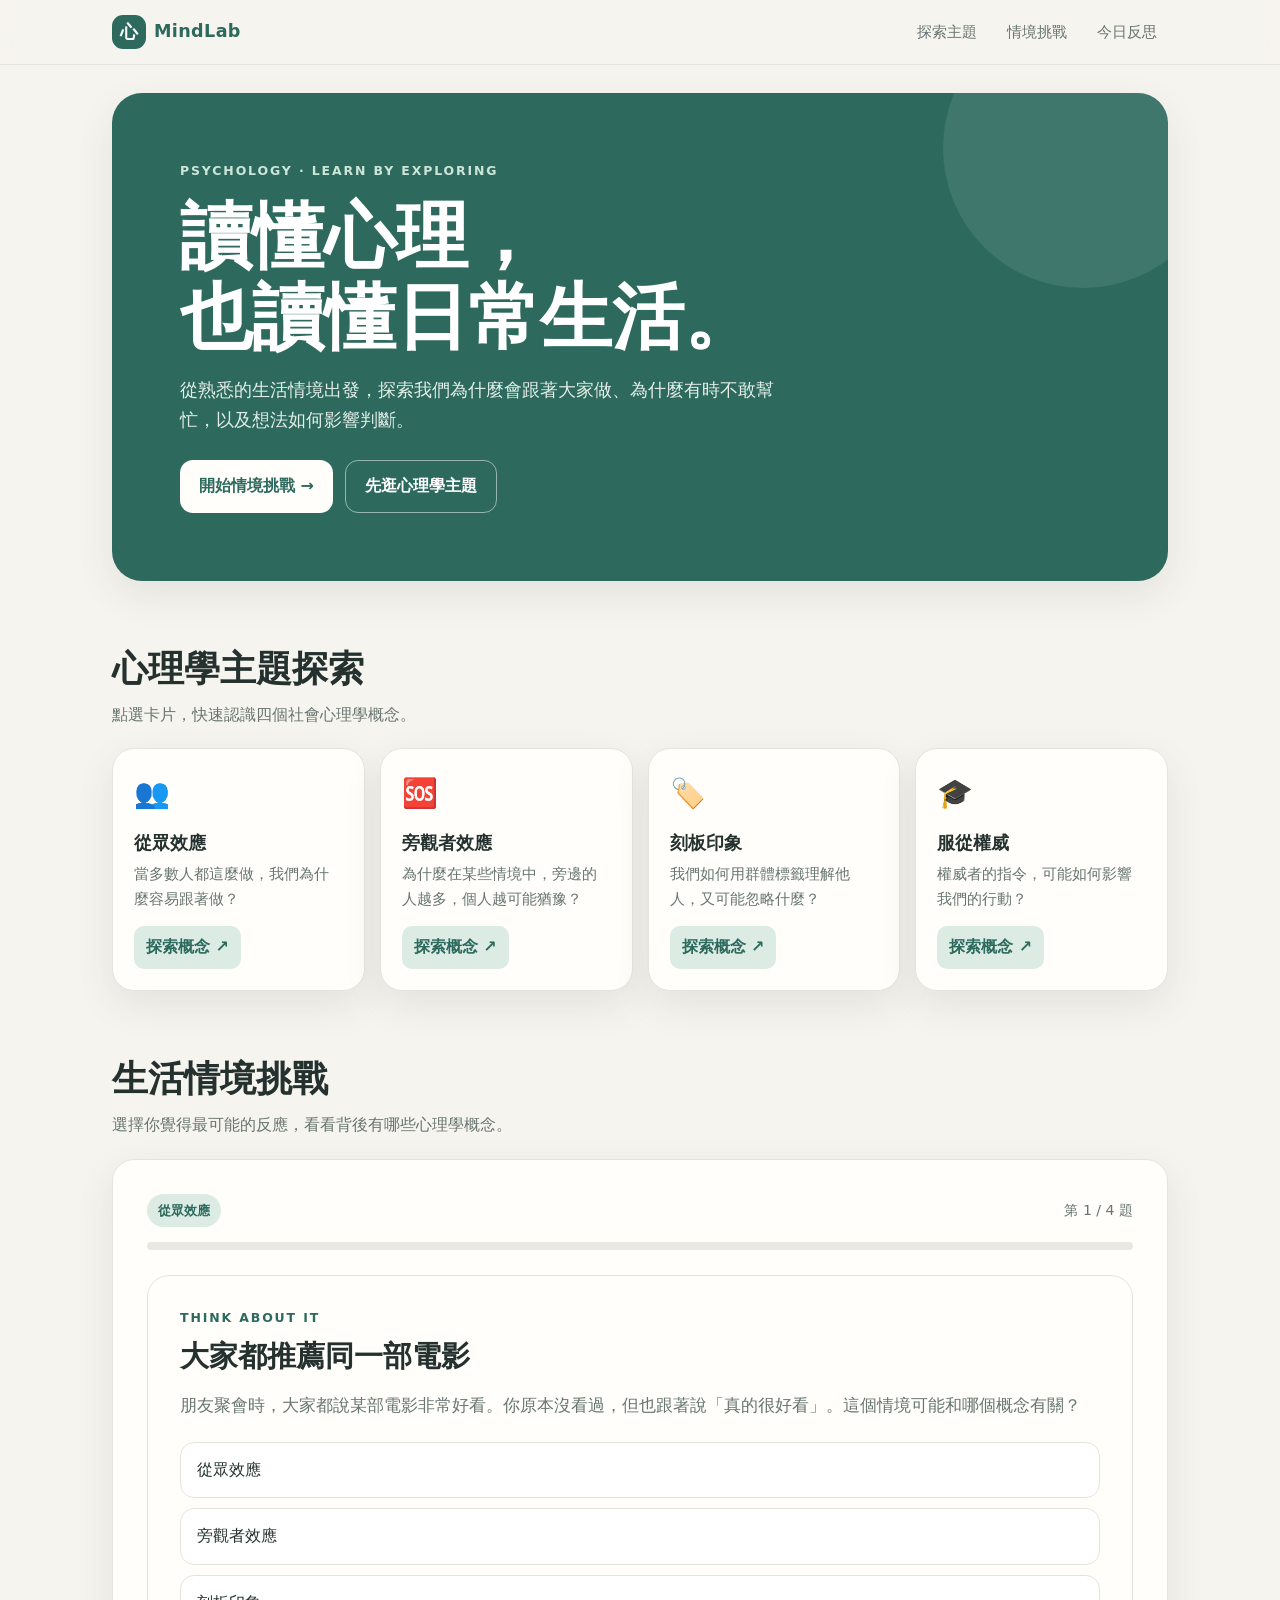
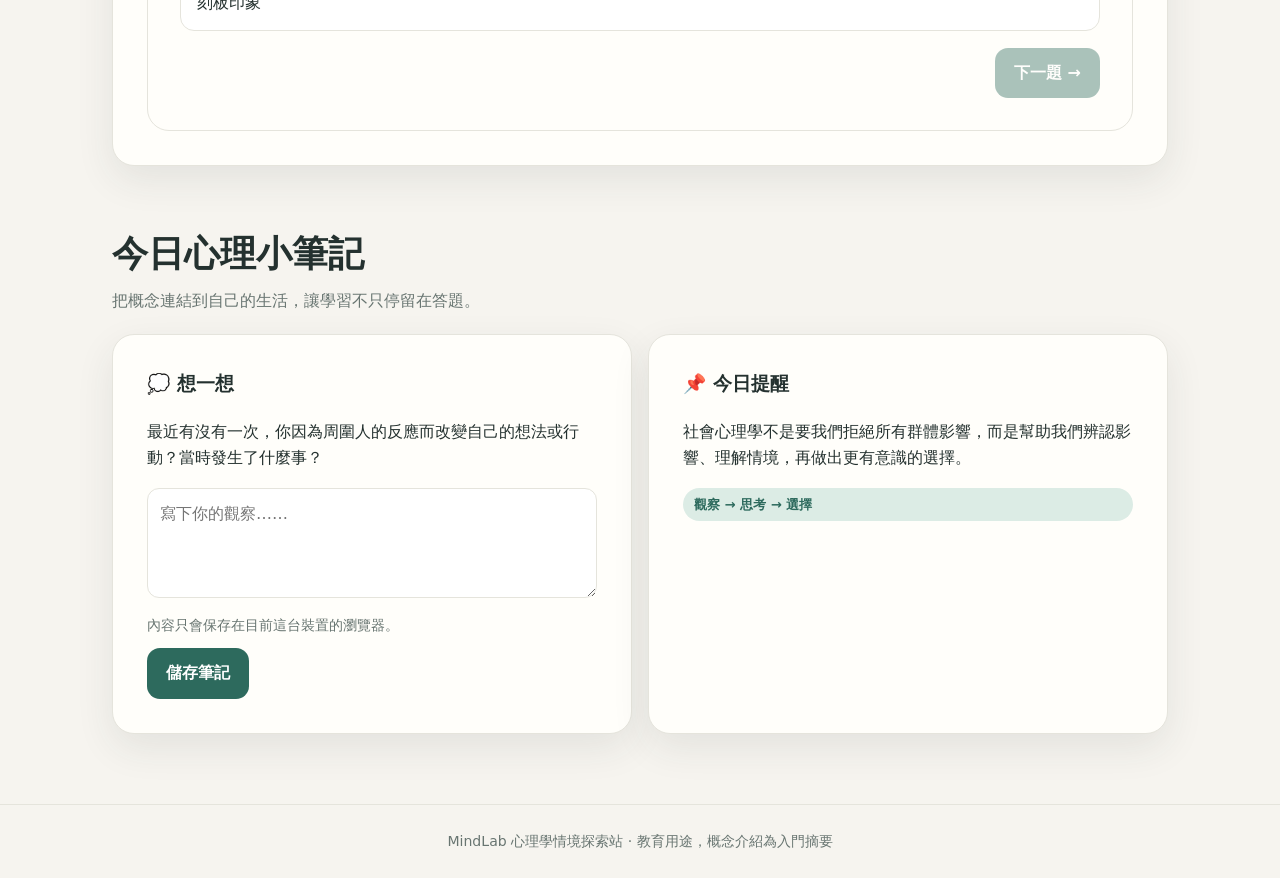
<file: index.html>
<!DOCTYPE html>
<html lang="zh-Hant">
<head>
<meta charset="UTF-8">
<meta name="viewport" content="width=device-width, initial-scale=1.0">
<meta name="description" content="用生活情境認識社會心理學，互動探索從眾、旁觀者效應、刻板印象與服從權威。">
<title>MindLab 心理學情境探索站</title>
<style>
:root{
  --bg:#f6f4ef;--paper:#fffefa;--ink:#24312f;--muted:#687571;
  --green:#2d6a5d;--mint:#dcece5;--orange:#e69b62;--line:#e5e4dc;
  --shadow:0 14px 38px rgba(42,58,52,.09);--radius:22px
}
*{box-sizing:border-box}
html{scroll-behavior:smooth}
body{margin:0;background:var(--bg);color:var(--ink);font-family:ui-rounded,"Noto Sans TC",system-ui,-apple-system,sans-serif;line-height:1.65}
button{font:inherit;cursor:pointer}
.topbar{position:sticky;top:0;z-index:10;background:rgba(246,244,239,.92);backdrop-filter:blur(12px);border-bottom:1px solid var(--line)}
.nav{max-width:1100px;margin:auto;padding:13px 22px;display:flex;align-items:center;justify-content:space-between;gap:16px}
.brand{font-weight:900;font-size:1.1rem;letter-spacing:.02em;color:var(--green)}
.brand span{display:inline-grid;place-items:center;width:34px;height:34px;border-radius:11px;background:var(--green);color:white;margin-right:8px}
.navlinks{display:flex;gap:8px;flex-wrap:wrap}
.navlinks a{text-decoration:none;color:var(--muted);font-size:.92rem;padding:7px 11px;border-radius:999px}
.navlinks a:hover{background:var(--mint);color:var(--green)}
main{max-width:1100px;margin:auto;padding:28px 22px 70px}
.hero{position:relative;overflow:hidden;background:var(--green);color:white;border-radius:30px;padding:clamp(30px,6vw,68px);box-shadow:var(--shadow)}
.hero:after{content:"";position:absolute;width:280px;height:280px;border-radius:50%;right:-55px;top:-85px;background:rgba(255,255,255,.09)}
.kicker{text-transform:uppercase;letter-spacing:.15em;font-size:.78rem;font-weight:800;color:#cce5d9}
h1{font-size:clamp(2.25rem,6vw,4.5rem);line-height:1.12;max-width:720px;margin:14px 0}
.hero p{font-size:1.12rem;color:#e2eee8;max-width:620px}
.hero-actions{display:flex;gap:12px;flex-wrap:wrap;margin-top:26px}
.btn{border:0;border-radius:13px;padding:12px 19px;font-weight:800;transition:.18s}
.btn:hover{transform:translateY(-2px)}
.btn-light{background:#fffefa;color:var(--green)}
.btn-outline{background:transparent;color:white;border:1px solid rgba(255,255,255,.5)}
.section{margin-top:58px}
.section-head{display:flex;align-items:end;justify-content:space-between;gap:18px;margin-bottom:20px}
.section-head h2{font-size:clamp(1.6rem,4vw,2.25rem);margin:0}
.section-head p{margin:4px 0 0;color:var(--muted)}
.cards{display:grid;grid-template-columns:repeat(4,1fr);gap:15px}
.topic-card,.panel,.scenario-card,.result-card{background:var(--paper);border:1px solid var(--line);border-radius:var(--radius);box-shadow:var(--shadow)}
.topic-card{padding:21px;min-height:205px;display:flex;flex-direction:column}
.topic-icon{font-size:1.8rem}
.topic-card h3{margin:10px 0 5px;font-size:1.12rem}
.topic-card p{margin:0;color:var(--muted);font-size:.93rem;flex:1}
.topic-card button{margin-top:15px;align-self:flex-start;border:0;background:var(--mint);color:var(--green);font-weight:800;padding:8px 12px;border-radius:10px}
.panel{padding:clamp(20px,4vw,34px)}
.scenario-top{display:flex;align-items:center;justify-content:space-between;gap:10px;flex-wrap:wrap}
.pill{background:var(--mint);color:var(--green);font-size:.82rem;font-weight:800;padding:6px 11px;border-radius:999px}
.step{font-size:.88rem;color:var(--muted)}
.progress{height:8px;background:#e9e9e1;border-radius:99px;overflow:hidden;margin:15px 0 25px}
.progress>div{height:100%;width:0;background:var(--orange);transition:width .3s}
.scenario-card{padding:clamp(20px,4vw,32px);box-shadow:none}
.scenario-card h3{font-size:clamp(1.35rem,3vw,1.8rem);line-height:1.35;margin:8px 0 12px}
.scenario-card p{color:var(--muted);font-size:1.04rem}
.options{display:grid;gap:10px;margin-top:22px}
.option{width:100%;text-align:left;background:#fff;border:1.5px solid var(--line);padding:14px 16px;border-radius:14px;color:var(--ink);transition:.15s}
.option:hover{border-color:var(--green);background:#f4faf6}
.option:focus-visible,.btn:focus-visible,button:focus-visible{outline:3px solid var(--orange);outline-offset:3px}
.feedback{display:none;margin-top:18px;padding:17px;border-radius:14px;background:#edf5f0;border-left:4px solid var(--green)}
.feedback.show{display:block}
.feedback strong{display:block;margin-bottom:4px;color:var(--green)}
.feedback p{margin:0;color:#40534d}
.next-row{display:flex;justify-content:flex-end;margin-top:17px}
.btn-green{background:var(--green);color:white}
.btn-green:disabled{opacity:.4;cursor:not-allowed;transform:none}
.result-card{padding:25px;margin-top:20px;display:none}
.result-card.show{display:block}
.result-card h3{margin-top:0}
.score{font-size:2.5rem;font-weight:900;color:var(--green)}
.reflection{display:grid;grid-template-columns:1fr 1fr;gap:16px}
.reflection .panel h3{margin-top:0}
textarea{width:100%;min-height:110px;border:1px solid var(--line);border-radius:12px;padding:12px;font:inherit;resize:vertical;background:#fff}
.save-note{font-size:.85rem;color:var(--muted);margin-top:8px}
footer{border-top:1px solid var(--line);padding:25px 22px;text-align:center;color:var(--muted);font-size:.88rem}
.modal{position:fixed;inset:0;background:rgba(15,30,26,.55);display:none;place-items:center;padding:20px;z-index:30}
.modal.show{display:grid}
.modal-box{max-width:560px;width:100%;background:var(--paper);padding:28px;border-radius:22px;box-shadow:var(--shadow);position:relative}
.modal-box h2{margin-top:0}
.close{position:absolute;right:17px;top:15px;border:0;background:#eef0e9;border-radius:50%;width:36px;height:36px}
@media(max-width:850px){.cards{grid-template-columns:repeat(2,1fr)}}
@media(max-width:560px){.nav{align-items:flex-start;flex-direction:column}.navlinks{gap:2px}.navlinks a{padding:6px 8px}.cards{grid-template-columns:1fr}.reflection{grid-template-columns:1fr}.hero{border-radius:22px}}
</style>
</head>
<body>
<header class="topbar">
  <nav class="nav">
    <div class="brand"><span>心</span>MindLab</div>
    <div class="navlinks">
      <a href="#topics">探索主題</a><a href="#scenario">情境挑戰</a><a href="#reflection">今日反思</a>
    </div>
  </nav>
</header>
<main>
  <section class="hero">
    <div class="kicker">Psychology · Learn by exploring</div>
    <h1>讀懂心理，<br>也讀懂日常生活。</h1>
    <p>從熟悉的生活情境出發，探索我們為什麼會跟著大家做、為什麼有時不敢幫忙，以及想法如何影響判斷。</p>
    <div class="hero-actions">
      <button class="btn btn-light" onclick="document.querySelector('#scenario').scrollIntoView()">開始情境挑戰 →</button>
      <button class="btn btn-outline" onclick="document.querySelector('#topics').scrollIntoView()">先逛心理學主題</button>
    </div>
  </section>

  <section class="section" id="topics">
    <div class="section-head"><div><h2>心理學主題探索</h2><p>點選卡片，快速認識四個社會心理學概念。</p></div></div>
    <div class="cards">
      <article class="topic-card"><div class="topic-icon">👥</div><h3>從眾效應</h3><p>當多數人都這麼做，我們為什麼容易跟著做？</p><button onclick="openTopic('conformity')">探索概念 ↗</button></article>
      <article class="topic-card"><div class="topic-icon">🆘</div><h3>旁觀者效應</h3><p>為什麼在某些情境中，旁邊的人越多，個人越可能猶豫？</p><button onclick="openTopic('bystander')">探索概念 ↗</button></article>
      <article class="topic-card"><div class="topic-icon">🏷️</div><h3>刻板印象</h3><p>我們如何用群體標籤理解他人，又可能忽略什麼？</p><button onclick="openTopic('stereotype')">探索概念 ↗</button></article>
      <article class="topic-card"><div class="topic-icon">🎓</div><h3>服從權威</h3><p>權威者的指令，可能如何影響我們的行動？</p><button onclick="openTopic('obedience')">探索概念 ↗</button></article>
    </div>
  </section>

  <section class="section" id="scenario">
    <div class="section-head"><div><h2>生活情境挑戰</h2><p>選擇你覺得最可能的反應，看看背後有哪些心理學概念。</p></div></div>
    <div class="panel">
      <div class="scenario-top"><span class="pill" id="scenarioTag">情境 1</span><span class="step" id="stepText">第 1 / 4 題</span></div>
      <div class="progress"><div id="progressBar"></div></div>
      <div class="scenario-card">
        <div class="kicker" style="color:var(--green)">THINK ABOUT IT</div>
        <h3 id="questionTitle"></h3><p id="questionText"></p>
        <div class="options" id="options"></div>
        <div class="feedback" id="feedback" aria-live="polite"><strong id="feedbackTitle"></strong><p id="feedbackText"></p></div>
        <div class="next-row"><button class="btn btn-green" id="nextBtn" onclick="nextQuestion()" disabled>下一題 →</button></div>
      </div>
      <div class="result-card" id="resultCard">
        <h3>挑戰完成！</h3><div class="score" id="scoreText"></div><p id="resultText"></p>
        <button class="btn btn-green" onclick="restartQuiz()">再挑戰一次</button>
      </div>
    </div>
  </section>

  <section class="section" id="reflection">
    <div class="section-head"><div><h2>今日心理小筆記</h2><p>把概念連結到自己的生活，讓學習不只停留在答題。</p></div></div>
    <div class="reflection">
      <div class="panel"><h3>💭 想一想</h3><p>最近有沒有一次，你因為周圍人的反應而改變自己的想法或行動？當時發生了什麼事？</p><textarea id="reflectionInput" placeholder="寫下你的觀察……"></textarea><div class="save-note" id="saveStatus">內容只會保存在目前這台裝置的瀏覽器。</div><button class="btn btn-green" style="margin-top:12px" onclick="saveReflection()">儲存筆記</button></div>
      <div class="panel"><h3>📌 今日提醒</h3><p>社會心理學不是要我們拒絕所有群體影響，而是幫助我們辨認影響、理解情境，再做出更有意識的選擇。</p><div class="pill">觀察 → 思考 → 選擇</div></div>
    </div>
  </section>
</main>
<footer>MindLab 心理學情境探索站 · 教育用途，概念介紹為入門摘要</footer>

<div class="modal" id="topicModal" role="dialog" aria-modal="true" aria-labelledby="modalTitle" onclick="if(event.target===this)closeTopic()">
  <div class="modal-box"><button class="close" onclick="closeTopic()" aria-label="關閉">✕</button><div class="kicker" style="color:var(--green)">PSYCHOLOGY NOTE</div><h2 id="modalTitle"></h2><p id="modalDefinition"></p><div class="callout" id="modalExample"></div><p class="save-note" id="modalTakeaway"></p></div>
</div>

<script>
const topics={
 conformity:{title:"從眾效應",definition:"從眾是指個人的想法或行為，受到群體意見、行為或社會規範影響而改變。常見原因包括希望被接納（規範性影響），以及在不確定時參考他人（資訊性影響）。",example:"生活例子：到了陌生的活動現場，不知道該怎麼報到，因此先觀察其他人的做法。",takeaway:"小提醒：參考別人有時很有幫助，但仍可以保留自己的判斷。"},
 bystander:{title:"旁觀者效應",definition:"旁觀者效應是指在某些緊急情境中，其他人在場可能降低個人主動協助的可能性。可能原因包括責任分散、情境模糊，以及害怕判斷錯誤。",example:"生活例子：大家都看到有人需要協助，卻都以為其他人會先採取行動。",takeaway:"小提醒：若遇到需要協助的情況，先確保安全，並清楚指定求助對象。"},
 stereotype:{title:"刻板印象",definition:"刻板印象是對某個群體成員形成的概括性信念，容易忽略每個人的個別差異。它和偏見（態度或評價）、歧視（差別對待行為）有關，但三者並不相同。",example:"生活例子：只因某人的年齡，就認定他一定不擅長使用科技，沒有先了解他的實際能力。",takeaway:"小提醒：判斷個人時，回到具體證據，不要只憑群體標籤。"},
 obedience:{title:"服從權威",definition:"服從是指個人因為具有權威地位者提出直接指令，而依照指令行動。它和從眾不同：服從強調命令與權威關係。",example:"生活例子：在團體中，成員因為主管或老師的指示而採取某個行動。",takeaway:"小提醒：遇到不合理或涉及安全的要求，應先確認理由與後果，必要時尋求協助。"}
};
function openTopic(key){const t=topics[key];document.getElementById('modalTitle').textContent=t.title;document.getElementById('modalDefinition').textContent=t.definition;document.getElementById('modalExample').textContent=t.example;document.getElementById('modalTakeaway').textContent=t.takeaway;document.getElementById('topicModal').classList.add('show')}
function closeTopic(){document.getElementById('topicModal').classList.remove('show')}
document.addEventListener('keydown',e=>{if(e.key==='Escape')closeTopic()});

const questions=[
 {tag:"從眾效應",title:"大家都推薦同一部電影",text:"朋友聚會時，大家都說某部電影非常好看。你原本沒看過，但也跟著說「真的很好看」。這個情境可能和哪個概念有關？",options:["從眾效應","旁觀者效應","刻板印象"],correct:0,why:"當你因為群體意見而調整自己的公開表達，可能涉及從眾。若是為了被接納，則可能是規範性社會影響。"},
 {tag:"旁觀者效應",title:"大家都在看，卻沒人行動",text:"在公共場所，你看到有人似乎需要協助，周圍的人也都注意到了，但大家都在等待。這個情境可能涉及什麼？",options:["服從權威","旁觀者效應","刻板印象"],correct:1,why:"在某些情境中，旁觀者越多，個人可能越覺得責任由大家分擔，這稱為責任分散，是旁觀者效應的可能機制之一。"},
 {tag:"刻板印象",title:"只用年齡判斷能力",text:"有人認為年紀較大的人一定不會使用新科技，沒有先了解對方的實際能力。這比較接近哪個概念？",options:["刻板印象","從眾效應","服從權威"],correct:0,why:"這是把某種概括性信念套用到群體成員身上，忽略個別差異，屬於刻板印象。"},
 {tag:"服從權威",title:"因為是主管說的",text:"團隊成員收到主管的直接指令，便依照指示行動。這個情境最接近哪個概念？",options:["旁觀者效應","資訊性影響","服從權威"],correct:2,why:"這個情境強調具有權威地位者提出直接命令，個人依照指令行動，因此較接近服從。"}
];
let current=0,score=0,answered=false;
function renderQuestion(){
 const q=questions[current];answered=false;
 document.getElementById('scenarioTag').textContent=q.tag;
 document.getElementById('stepText').textContent=`第 ${current+1} / ${questions.length} 題`;
 document.getElementById('progressBar').style.width=`${current/questions.length*100}%`;
 document.getElementById('questionTitle').textContent=q.title;
 document.getElementById('questionText').textContent=q.text;
 document.getElementById('feedback').classList.remove('show');
 document.getElementById('nextBtn').disabled=true;
 document.getElementById('nextBtn').textContent=current===questions.length-1?"查看結果 →":"下一題 →";
 const box=document.getElementById('options');box.innerHTML='';
 q.options.forEach((label,i)=>{const b=document.createElement('button');b.className='option';b.textContent=label;b.onclick=()=>chooseAnswer(i);box.appendChild(b)});
 document.getElementById('resultCard').classList.remove('show');
 document.querySelector('.scenario-card').style.display='block';
}
function chooseAnswer(i){
 if(answered)return;answered=true;const q=questions[current],correct=i===q.correct;if(correct)score++;
 document.querySelectorAll('.option').forEach((b,n)=>{b.disabled=true;if(n===q.correct){b.style.borderColor='var(--green)';b.style.background='#edf5f0'}else if(n===i){b.style.borderColor='#d78362';b.style.background='#fff2ec'}});
 document.getElementById('feedbackTitle').textContent=correct?'答對了！':'再認識一下這個概念';
 document.getElementById('feedbackText').textContent=q.why;
 document.getElementById('feedback').classList.add('show');document.getElementById('nextBtn').disabled=false;
}
function nextQuestion(){if(!answered)return;current++;if(current<questions.length){renderQuestion()}else{document.querySelector('.scenario-card').style.display='none';document.getElementById('progressBar').style.width='100%';document.getElementById('stepText').textContent='全部完成';document.getElementById('scoreText').textContent=`${score} / ${questions.length} 題答對`;document.getElementById('resultText').textContent=score===questions.length?'太棒了！你已經掌握這些入門概念。':'完成就是很好的開始！可以回到上方主題卡片，再複習不熟悉的概念。';document.getElementById('resultCard').classList.add('show')}}
function restartQuiz(){current=0;score=0;renderQuestion()}
function saveReflection(){const value=document.getElementById('reflectionInput').value;try{localStorage.setItem('mindlabReflection',value);document.getElementById('saveStatus').textContent='已儲存！下次在同一個瀏覽器開啟仍可看到。'}catch(e){document.getElementById('saveStatus').textContent='目前瀏覽器不允許本機儲存，請自行複製保留。'}}
try{document.getElementById('reflectionInput').value=localStorage.getItem('mindlabReflection')||''}catch(e){}
renderQuestion();
</script>
</body>
</html>
</file>
